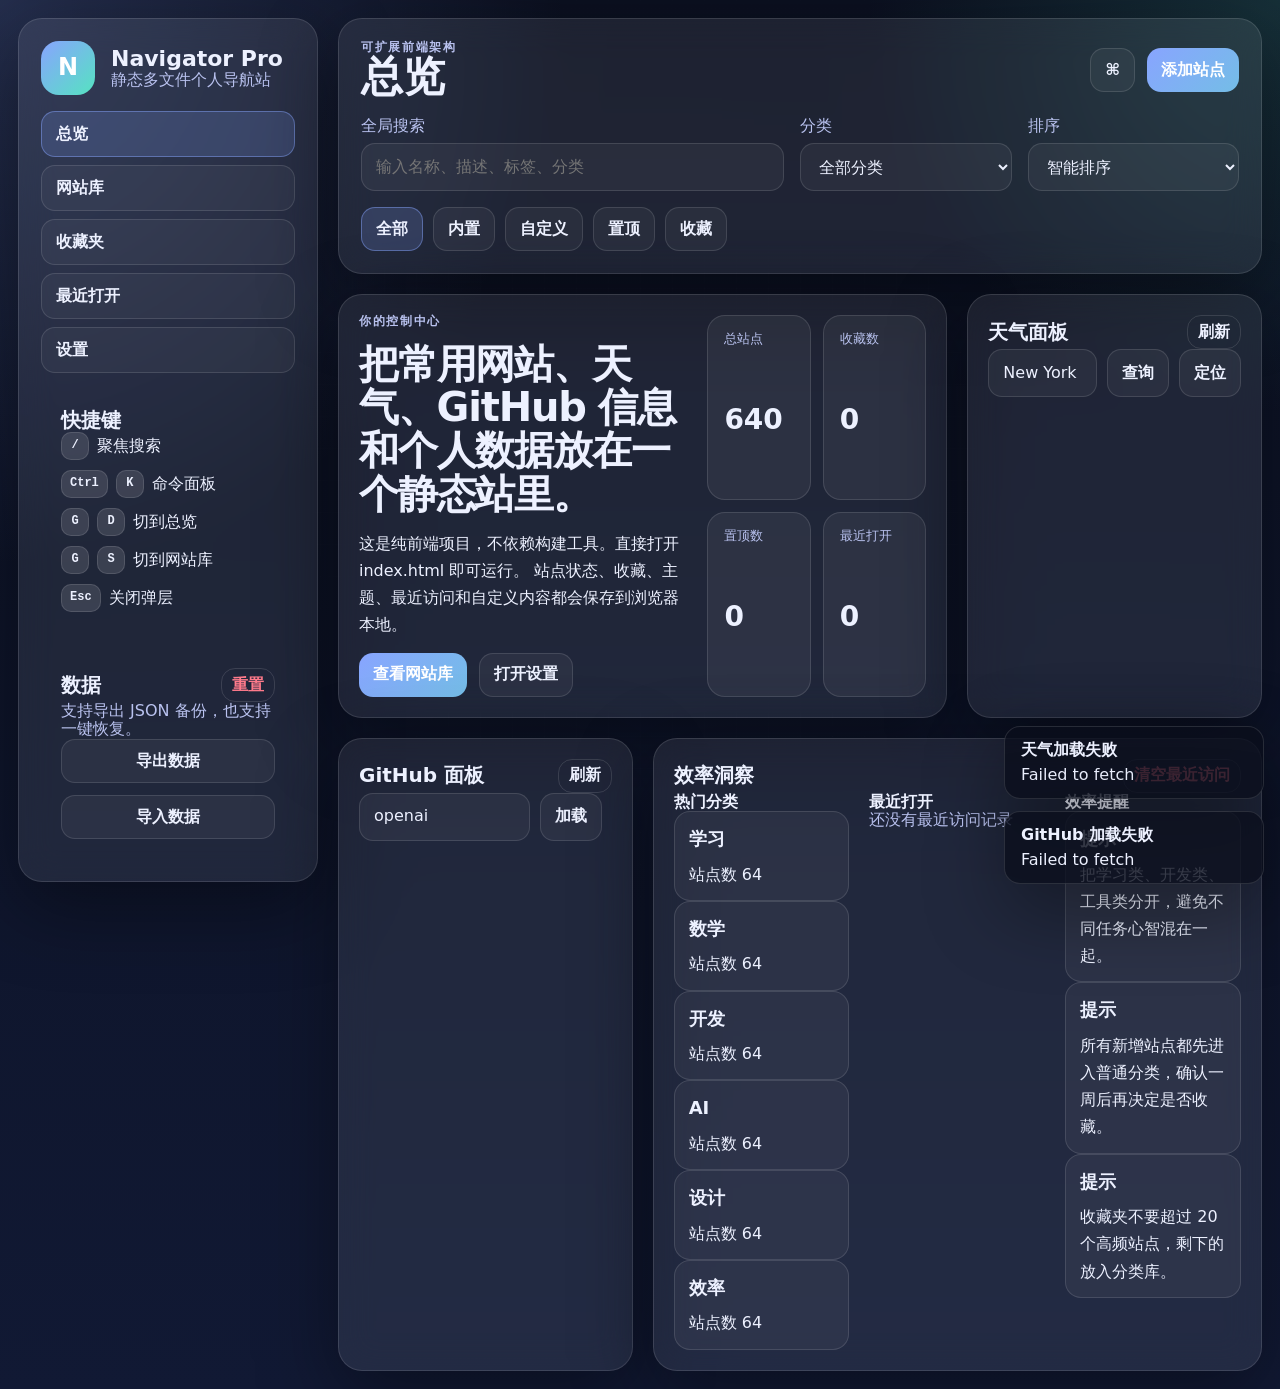
<file: index.html>
<!DOCTYPE html>
<html lang="zh-CN">
<head>
  <meta charset="UTF-8" />
  <meta name="viewport" content="width=device-width, initial-scale=1.0" />
  <meta name="description" content="个人导航站 Pro，多文件静态版，支持搜索、收藏、导入导出、天气和 GitHub 面板。" />
  <title>个人导航站 Pro</title>
  <link rel="preconnect" href="https://api.github.com" crossorigin>
  <link rel="preconnect" href="https://geocoding-api.open-meteo.com" crossorigin>
  <link rel="preconnect" href="https://api.open-meteo.com" crossorigin>
  <link rel="stylesheet" href="./assets/css/reset.css" />
  <link rel="stylesheet" href="./assets/css/variables.css" />
  <link rel="stylesheet" href="./assets/css/base.css" />
  <link rel="stylesheet" href="./assets/css/layout.css" />
  <link rel="stylesheet" href="./assets/css/components.css" />
  <link rel="stylesheet" href="./assets/css/animations.css" />
  <link rel="stylesheet" href="./assets/css/utilities.css" />
</head>
<body>
  <div class="app-shell">
    <aside class="sidebar glass">
      <div class="brand-block">
        <div class="brand-mark">N</div>
        <div>
          <h1 class="brand-title">Navigator Pro</h1>
          <p class="brand-subtitle">静态多文件个人导航站</p>
        </div>
      </div>

      <nav class="side-nav" aria-label="侧边功能区">
        <button class="side-nav-item is-active" data-view="dashboard">总览</button>
        <button class="side-nav-item" data-view="sites">网站库</button>
        <button class="side-nav-item" data-view="favorites">收藏夹</button>
        <button class="side-nav-item" data-view="recent">最近打开</button>
        <button class="side-nav-item" data-view="settings">设置</button>
      </nav>

      <section class="sidebar-card">
        <div class="sidebar-card-head">
          <h2>快捷键</h2>
        </div>
        <ul class="shortcut-list">
          <li><kbd>/</kbd><span>聚焦搜索</span></li>
          <li><kbd>Ctrl</kbd><kbd>K</kbd><span>命令面板</span></li>
          <li><kbd>G</kbd><kbd>D</kbd><span>切到总览</span></li>
          <li><kbd>G</kbd><kbd>S</kbd><span>切到网站库</span></li>
          <li><kbd>Esc</kbd><span>关闭弹层</span></li>
        </ul>
      </section>

      <section class="sidebar-card">
        <div class="sidebar-card-head">
          <h2>数据</h2>
          <button id="resetAppBtn" class="text-btn danger">重置</button>
        </div>
        <p class="sidebar-muted">支持导出 JSON 备份，也支持一键恢复。</p>
        <div class="stack-row">
          <button id="exportStateBtn" class="soft-btn full">导出数据</button>
          <label class="soft-btn full file-btn">
            导入数据
            <input id="importStateInput" type="file" accept="application/json" hidden />
          </label>
        </div>
      </section>
    </aside>

    <main class="main-area">
      <header class="topbar glass">
        <div class="topbar-main">
          <div>
            <p class="eyebrow">可扩展前端架构</p>
            <h2 class="page-title" id="pageTitle">总览</h2>
          </div>
          <div class="topbar-actions">
            <button id="commandPaletteBtn" class="soft-btn icon-btn" aria-label="打开命令面板">⌘</button>
            <button id="addSiteBtn" class="primary-btn">添加站点</button>
          </div>
        </div>

        <div class="search-grid">
          <label class="search-field">
            <span class="field-label">全局搜索</span>
            <input id="globalSearchInput" type="text" placeholder="输入名称、描述、标签、分类" />
          </label>

          <label class="search-field">
            <span class="field-label">分类</span>
            <select id="categorySelect"></select>
          </label>

          <label class="search-field">
            <span class="field-label">排序</span>
            <select id="sortSelect">
              <option value="smart">智能排序</option>
              <option value="name-asc">名称 A-Z</option>
              <option value="name-desc">名称 Z-A</option>
              <option value="updated">最近更新</option>
              <option value="opens">打开次数</option>
            </select>
          </label>

          <div class="chip-group" id="filterChips" aria-label="过滤条件">
            <button class="chip is-active" data-filter="all">全部</button>
            <button class="chip" data-filter="builtin">内置</button>
            <button class="chip" data-filter="custom">自定义</button>
            <button class="chip" data-filter="pinned">置顶</button>
            <button class="chip" data-filter="favorite">收藏</button>
          </div>
        </div>
      </header>

      <section class="dashboard-grid" id="dashboardView">
        <article class="hero-card glass span-2">
          <div class="hero-copy">
            <span class="eyebrow">你的控制中心</span>
            <h3>把常用网站、天气、GitHub 信息和个人数据放在一个静态站里。</h3>
            <p>
              这是纯前端项目，不依赖构建工具。直接打开 index.html 即可运行。
              站点状态、收藏、主题、最近访问和自定义内容都会保存到浏览器本地。
            </p>
            <div class="hero-actions">
              <button id="jumpSitesBtn" class="primary-btn">查看网站库</button>
              <button id="jumpSettingsBtn" class="soft-btn">打开设置</button>
            </div>
          </div>
          <div class="hero-stats" id="heroStats"></div>
        </article>

        <article class="widget-card glass" id="weatherWidget">
          <div class="widget-head">
            <h3>天气面板</h3>
            <button id="refreshWeatherBtn" class="text-btn">刷新</button>
          </div>
          <form id="weatherSearchForm" class="compact-form">
            <input id="weatherCityInput" type="text" placeholder="城市名，例如 New York" />
            <button class="soft-btn" type="submit">查询</button>
            <button id="weatherGeoBtn" class="soft-btn" type="button">定位</button>
          </form>
          <div id="weatherContent" class="widget-body skeleton-lines"></div>
        </article>

        <article class="widget-card glass" id="githubWidget">
          <div class="widget-head">
            <h3>GitHub 面板</h3>
            <button id="refreshGithubBtn" class="text-btn">刷新</button>
          </div>
          <form id="githubSearchForm" class="compact-form">
            <input id="githubUserInput" type="text" placeholder="GitHub 用户名" />
            <button class="soft-btn" type="submit">加载</button>
          </form>
          <div id="githubContent" class="widget-body skeleton-lines"></div>
        </article>

        <article class="widget-card glass span-2" id="insightWidget">
          <div class="widget-head">
            <h3>效率洞察</h3>
            <button id="clearRecentBtn" class="text-btn danger">清空最近访问</button>
          </div>
          <div class="insight-layout">
            <div>
              <h4>热门分类</h4>
              <div id="hotCategories"></div>
            </div>
            <div>
              <h4>最近打开</h4>
              <div id="recentSites"></div>
            </div>
            <div>
              <h4>效率提醒</h4>
              <div id="tipsBox"></div>
            </div>
          </div>
        </article>
      </section>

      <section class="view-section is-hidden" id="sitesView">
        <div class="section-head">
          <h3>网站库</h3>
          <div class="stack-row">
            <button id="collapseAllBtn" class="soft-btn">全部收起</button>
            <button id="expandAllBtn" class="soft-btn">全部展开</button>
          </div>
        </div>
        <div id="siteGroups" class="groups-stack"></div>
      </section>

      <section class="view-section is-hidden" id="favoritesView">
        <div class="section-head">
          <h3>收藏夹</h3>
        </div>
        <div id="favoritesGrid" class="site-grid"></div>
      </section>

      <section class="view-section is-hidden" id="recentView">
        <div class="section-head">
          <h3>最近打开</h3>
        </div>
        <div id="recentGrid" class="site-grid"></div>
      </section>

      <section class="view-section is-hidden" id="settingsView">
        <div class="settings-layout">
          <article class="glass setting-card">
            <h3>主题</h3>
            <div class="theme-grid" id="themeGrid"></div>
          </article>

          <article class="glass setting-card">
            <h3>主页偏好</h3>
            <div class="setting-form">
              <label>
                <span>默认视图</span>
                <select id="defaultViewSelect">
                  <option value="dashboard">总览</option>
                  <option value="sites">网站库</option>
                  <option value="favorites">收藏夹</option>
                  <option value="recent">最近打开</option>
                </select>
              </label>
              <label>
                <span>每组初始展开</span>
                <select id="expandModeSelect">
                  <option value="smart">智能</option>
                  <option value="all">全部展开</option>
                  <option value="none">全部收起</option>
                </select>
              </label>
              <label class="switch-row">
                <input id="showOnlyHttpsInput" type="checkbox" />
                <span>优先显示 HTTPS 链接</span>
              </label>
            </div>
          </article>

          <article class="glass setting-card span-2">
            <h3>说明</h3>
            <ul class="info-list">
              <li>这个项目基于原生 JavaScript 模块拆分，便于继续扩展。</li>
              <li>天气模块使用 Open-Meteo 接口，默认不需要 API key。</li>
              <li>GitHub 模块使用公共 REST 接口，匿名请求有速率限制，前端已做缓存。</li>
              <li>定位天气依赖浏览器地理位置权限，并要求安全上下文或 localhost。</li>
            </ul>
          </article>
        </div>
      </section>
    </main>
  </div>

  <dialog id="siteDialog" class="modal-card">
    <form method="dialog" class="modal-shell" id="siteFormDialog">
      <header class="modal-head">
        <h3 id="siteDialogTitle">添加站点</h3>
        <button class="text-btn" value="cancel" aria-label="关闭">关闭</button>
      </header>
      <div class="modal-body form-grid">
        <label>
          <span>名称</span>
          <input name="name" required />
        </label>
        <label>
          <span>网址</span>
          <input name="url" required />
        </label>
        <label>
          <span>分类</span>
          <input name="category" required />
        </label>
        <label>
          <span>标签</span>
          <input name="tag" />
        </label>
        <label class="span-2">
          <span>描述</span>
          <textarea name="description" rows="4"></textarea>
        </label>
        <label class="switch-row span-2">
          <input name="pinned" type="checkbox" />
          <span>添加后直接置顶</span>
        </label>
      </div>
      <footer class="modal-foot">
        <button class="soft-btn" value="cancel">取消</button>
        <button id="saveSiteDialogBtn" class="primary-btn" value="default">保存</button>
      </footer>
    </form>
  </dialog>

  <dialog id="commandDialog" class="modal-card command-modal">
    <form method="dialog" class="modal-shell">
      <header class="modal-head">
        <h3>命令面板</h3>
        <button class="text-btn" value="cancel">关闭</button>
      </header>
      <div class="modal-body">
        <input id="commandInput" class="command-input" placeholder="输入命令或搜索站点，例如 theme light / github openai" />
        <div id="commandResults" class="command-results"></div>
      </div>
    </form>
  </dialog>

  <div id="toastStack" class="toast-stack" aria-live="polite" aria-atomic="true"></div>

  <script type="module" src="./assets/js/app.js"></script>
</body>
</html>
</file>
<file: assets/css/variables.css>
:root {
  --bg: #0b1020;
  --bg-2: #111934;
  --surface: rgba(255, 255, 255, 0.08);
  --surface-2: rgba(255, 255, 255, 0.12);
  --surface-3: rgba(255, 255, 255, 0.16);
  --line: rgba(255, 255, 255, 0.12);
  --line-strong: rgba(255, 255, 255, 0.2);
  --text: #edf1ff;
  --muted: #b9c2ef;
  --accent: #88a4ff;
  --accent-2: #55e3c1;
  --accent-3: #ffc168;
  --danger: #ff7b8c;
  --warning: #ffd36e;
  --success: #62dca2;
  --shadow: 0 24px 80px rgba(0, 0, 0, 0.4);
  --radius-xs: 10px;
  --radius-sm: 14px;
  --radius-md: 18px;
  --radius-lg: 24px;
  --radius-xl: 32px;
  --gap-xs: 8px;
  --gap-sm: 12px;
  --gap-md: 16px;
  --gap-lg: 20px;
  --gap-xl: 28px;
  --max-width: 1600px;
  --font-stack: Inter, "PingFang SC", "Microsoft YaHei", system-ui, sans-serif;
}

:root[data-theme='light'] {
  --bg: #edf2ff;
  --bg-2: #dfe7ff;
  --surface: rgba(255, 255, 255, 0.7);
  --surface-2: rgba(255, 255, 255, 0.84);
  --surface-3: rgba(255, 255, 255, 0.94);
  --line: rgba(19, 34, 84, 0.1);
  --line-strong: rgba(19, 34, 84, 0.18);
  --text: #162344;
  --muted: #516081;
  --accent: #5271ff;
  --accent-2: #00a58e;
  --accent-3: #cb8a1b;
  --danger: #d84a63;
  --warning: #a66a00;
  --success: #147c55;
  --shadow: 0 16px 40px rgba(78, 92, 136, 0.18);
}

:root[data-theme='violet'] {
  --bg: #110f23;
  --bg-2: #1b1835;
  --surface: rgba(255, 255, 255, 0.08);
  --surface-2: rgba(255, 255, 255, 0.12);
  --surface-3: rgba(255, 255, 255, 0.15);
  --line: rgba(255, 255, 255, 0.12);
  --line-strong: rgba(255, 255, 255, 0.2);
  --text: #f1eaff;
  --muted: #ccc1ef;
  --accent: #a078ff;
  --accent-2: #60d8ff;
  --accent-3: #f7c96c;
  --danger: #ff7f9e;
  --warning: #ffcf73;
  --success: #73e5b2;
  --shadow: 0 26px 80px rgba(7, 4, 20, 0.55);
}

:root[data-theme='forest'] {
  --bg: #0d1712;
  --bg-2: #15261c;
  --surface: rgba(255, 255, 255, 0.07);
  --surface-2: rgba(255, 255, 255, 0.1);
  --surface-3: rgba(255, 255, 255, 0.13);
  --line: rgba(255, 255, 255, 0.11);
  --line-strong: rgba(255, 255, 255, 0.18);
  --text: #effff6;
  --muted: #bcd5c9;
  --accent: #66d98e;
  --accent-2: #97f4d5;
  --accent-3: #f5cf73;
  --danger: #ff8ea0;
  --warning: #f4c24d;
  --success: #7fe6b2;
  --shadow: 0 24px 80px rgba(0, 0, 0, 0.4);
}
</file>
<file: assets/css/base.css>
body {
  font-family: var(--font-stack);
  color: var(--text);
  background:
    radial-gradient(circle at top left, color-mix(in srgb, var(--accent) 20%, transparent), transparent 30%),
    radial-gradient(circle at top right, color-mix(in srgb, var(--accent-2) 15%, transparent), transparent 22%),
    linear-gradient(180deg, var(--bg) 0%, var(--bg-2) 100%);
  padding: 18px;
}

body::before {
  content: "";
  position: fixed;
  inset: 0;
  pointer-events: none;
  background-image: linear-gradient(rgba(255, 255, 255, 0.03) 1px, transparent 1px), linear-gradient(90deg, rgba(255, 255, 255, 0.03) 1px, transparent 1px);
  background-size: 32px 32px;
  mask-image: radial-gradient(circle at center, black 40%, transparent 90%);
  opacity: 0.28;
}

button,
input,
select,
textarea {
  color: inherit;
}

button {
  cursor: pointer;
}

input,
select,
textarea {
  width: 100%;
  border: 1px solid var(--line);
  background: rgba(255, 255, 255, 0.05);
  border-radius: var(--radius-sm);
  min-height: 48px;
  padding: 0 14px;
  outline: none;
  transition: border-color 0.18s ease, box-shadow 0.18s ease, transform 0.18s ease;
}

textarea {
  min-height: 120px;
  padding: 14px;
}

input:focus,
select:focus,
textarea:focus {
  border-color: color-mix(in srgb, var(--accent) 65%, white);
  box-shadow: 0 0 0 4px color-mix(in srgb, var(--accent) 20%, transparent);
}

kbd {
  display: inline-flex;
  align-items: center;
  justify-content: center;
  min-width: 28px;
  min-height: 28px;
  padding: 0 8px;
  background: var(--surface-2);
  border: 1px solid var(--line);
  border-radius: 10px;
  font-size: 12px;
  font-weight: 700;
}

::-webkit-scrollbar {
  width: 12px;
  height: 12px;
}

::-webkit-scrollbar-thumb {
  background: color-mix(in srgb, var(--accent) 35%, transparent);
  border: 3px solid transparent;
  background-clip: content-box;
  border-radius: 999px;
}

::-webkit-scrollbar-track {
  background: transparent;
}
</file>
<file: assets/css/layout.css>
.app-shell {
  width: min(100%, var(--max-width));
  margin: 0 auto;
  display: grid;
  grid-template-columns: 300px minmax(0, 1fr);
  gap: var(--gap-lg);
}

.sidebar {
  padding: 22px;
  display: grid;
  align-content: start;
  gap: var(--gap-md);
  position: sticky;
  top: 18px;
  max-height: calc(100vh - 36px);
  overflow: auto;
}

.main-area {
  display: grid;
  gap: var(--gap-lg);
}

.topbar {
  padding: 22px;
  display: grid;
  gap: 18px;
}

.topbar-main {
  display: flex;
  align-items: center;
  justify-content: space-between;
  gap: var(--gap-md);
}

.topbar-actions,
.stack-row,
.hero-actions {
  display: flex;
  gap: var(--gap-sm);
  flex-wrap: wrap;
}

.search-grid {
  display: grid;
  grid-template-columns: 1.8fr 0.9fr 0.9fr;
  gap: var(--gap-md);
  align-items: end;
}

.dashboard-grid {
  display: grid;
  grid-template-columns: repeat(3, minmax(0, 1fr));
  gap: var(--gap-lg);
}

.widget-card,
.hero-card,
.setting-card,
.sidebar-card {
  padding: 20px;
}

.hero-card {
  display: grid;
  grid-template-columns: 1.2fr 0.8fr;
  gap: var(--gap-lg);
  align-items: stretch;
}

.hero-stats {
  display: grid;
  grid-template-columns: repeat(2, minmax(0, 1fr));
  gap: var(--gap-sm);
}

.view-section {
  display: grid;
  gap: var(--gap-md);
}

.section-head,
.widget-head,
.sidebar-card-head {
  display: flex;
  align-items: center;
  justify-content: space-between;
  gap: var(--gap-sm);
}

.groups-stack {
  display: grid;
  gap: var(--gap-md);
}

.site-grid {
  display: grid;
  grid-template-columns: repeat(auto-fill, minmax(250px, 1fr));
  gap: var(--gap-md);
}

.settings-layout {
  display: grid;
  grid-template-columns: repeat(2, minmax(0, 1fr));
  gap: var(--gap-lg);
}

.insight-layout {
  display: grid;
  grid-template-columns: repeat(3, minmax(0, 1fr));
  gap: var(--gap-lg);
}

.form-grid {
  display: grid;
  grid-template-columns: repeat(2, minmax(0, 1fr));
  gap: var(--gap-md);
}

.modal-shell {
  min-width: min(760px, calc(100vw - 32px));
  display: grid;
  gap: var(--gap-md);
}

.modal-head,
.modal-foot {
  display: flex;
  align-items: center;
  justify-content: space-between;
  gap: var(--gap-md);
}

.modal-body {
  display: grid;
  gap: var(--gap-md);
}

.theme-grid {
  display: grid;
  grid-template-columns: repeat(2, minmax(0, 1fr));
  gap: var(--gap-md);
}

@media (max-width: 1200px) {
  .app-shell {
    grid-template-columns: 1fr;
  }

  .sidebar {
    position: static;
    max-height: none;
  }

  .dashboard-grid,
  .settings-layout,
  .insight-layout,
  .hero-card,
  .search-grid {
    grid-template-columns: 1fr;
  }
}

@media (max-width: 720px) {
  body {
    padding: 10px;
  }

  .sidebar,
  .topbar,
  .widget-card,
  .hero-card,
  .setting-card,
  .sidebar-card {
    padding: 16px;
  }

  .form-grid,
  .theme-grid,
  .site-grid {
    grid-template-columns: 1fr;
  }

  .topbar-main,
  .widget-head,
  .section-head,
  .sidebar-card-head,
  .modal-head,
  .modal-foot {
    flex-direction: column;
    align-items: stretch;
  }
}
</file>
<file: assets/css/components.css>
.glass {
  background: var(--surface);
  border: 1px solid var(--line);
  border-radius: var(--radius-lg);
  box-shadow: var(--shadow);
  backdrop-filter: blur(18px);
}

.brand-block {
  display: flex;
  gap: var(--gap-md);
  align-items: center;
}

.brand-mark {
  inline-size: 54px;
  block-size: 54px;
  border-radius: 18px;
  background: linear-gradient(135deg, var(--accent), var(--accent-2));
  display: grid;
  place-items: center;
  color: white;
  font-weight: 900;
  font-size: 24px;
}

.brand-title {
  font-size: 22px;
  line-height: 1.1;
}

.brand-subtitle,
.sidebar-muted,
.field-label,
.metric-label,
.site-meta,
.muted,
.page-subtitle,
.command-empty,
.widget-subtext,
.eyebrow {
  color: var(--muted);
}

.eyebrow {
  text-transform: uppercase;
  letter-spacing: 0.14em;
  font-size: 12px;
  font-weight: 700;
}

.page-title {
  font-size: clamp(28px, 4vw, 42px);
  line-height: 1.05;
}

.side-nav {
  display: grid;
  gap: 8px;
}

.side-nav-item,
.soft-btn,
.primary-btn,
.text-btn,
.chip,
.theme-swatch,
.site-action,
.metric-card,
.command-row {
  transition: transform 0.18s ease, background 0.18s ease, border-color 0.18s ease, box-shadow 0.18s ease;
}

.side-nav-item {
  min-height: 46px;
  border-radius: 14px;
  border: 1px solid var(--line);
  background: rgba(255, 255, 255, 0.04);
  color: var(--text);
  text-align: left;
  padding: 0 14px;
  font-weight: 700;
}

.side-nav-item.is-active,
.side-nav-item:hover {
  background: color-mix(in srgb, var(--accent) 18%, transparent);
  border-color: color-mix(in srgb, var(--accent) 45%, transparent);
}

.soft-btn,
.primary-btn,
.text-btn,
.site-action,
.chip,
.theme-swatch {
  min-height: 44px;
  border-radius: 14px;
  border: 1px solid var(--line);
  padding: 0 14px;
  display: inline-flex;
  align-items: center;
  justify-content: center;
  gap: 8px;
  background: rgba(255, 255, 255, 0.05);
  color: inherit;
  font-weight: 700;
}

.primary-btn {
  background: linear-gradient(135deg, var(--accent), color-mix(in srgb, var(--accent-2) 40%, var(--accent)));
  color: white;
  border: none;
}

.text-btn {
  min-height: 34px;
  padding: 0 10px;
  background: transparent;
}

.soft-btn:hover,
.primary-btn:hover,
.text-btn:hover,
.chip:hover,
.theme-swatch:hover,
.site-action:hover,
.metric-card:hover,
.command-row:hover {
  transform: translateY(-2px);
}

.text-btn.danger,
.danger {
  color: var(--danger);
}

.full {
  width: 100%;
}

.file-btn {
  position: relative;
  overflow: hidden;
}

.shortcut-list {
  display: grid;
  gap: 10px;
}

.shortcut-list li {
  display: flex;
  align-items: center;
  gap: 8px;
  flex-wrap: wrap;
}

.search-field {
  display: grid;
  gap: 8px;
}

.chip-group {
  display: flex;
  gap: 10px;
  flex-wrap: wrap;
  align-items: center;
}

.chip.is-active {
  background: color-mix(in srgb, var(--accent) 18%, transparent);
  border-color: color-mix(in srgb, var(--accent) 45%, transparent);
}

.metric-card {
  border-radius: 18px;
  padding: 16px;
  background: rgba(255, 255, 255, 0.06);
  border: 1px solid var(--line);
  display: grid;
  gap: 10px;
}

.metric-label {
  font-size: 13px;
}

.metric-value {
  font-size: 28px;
  font-weight: 900;
  line-height: 1;
}

.hero-copy {
  display: grid;
  gap: 14px;
  align-content: center;
}

.hero-copy h3 {
  font-size: clamp(28px, 4vw, 40px);
  line-height: 1.08;
  letter-spacing: -0.03em;
}

.hero-copy p,
.info-list,
.site-description,
.command-row p,
.widget-body,
.weather-meta,
.weather-secondary,
.github-meta,
.insight-item,
.setting-form,
.setting-form label,
.group-summary p {
  line-height: 1.7;
}

.compact-form {
  display: grid;
  grid-template-columns: 1fr auto auto;
  gap: 10px;
}

.group-card {
  border-radius: var(--radius-lg);
  border: 1px solid var(--line);
  background: var(--surface);
  overflow: hidden;
}

.group-summary {
  padding: 18px 20px;
  display: flex;
  align-items: center;
  justify-content: space-between;
  gap: 14px;
  cursor: pointer;
}

.group-left {
  display: flex;
  gap: 14px;
  align-items: center;
}

.group-icon {
  inline-size: 46px;
  block-size: 46px;
  border-radius: 16px;
  background: color-mix(in srgb, var(--accent) 16%, transparent);
  display: grid;
  place-items: center;
  font-size: 22px;
}

.group-body {
  padding: 0 20px 20px;
}

.site-card {
  position: relative;
  border-radius: 20px;
  border: 1px solid var(--line);
  background: rgba(255, 255, 255, 0.05);
  padding: 18px;
  display: grid;
  gap: 12px;
  min-height: 220px;
}

.site-card.is-pinned {
  outline: 1px solid color-mix(in srgb, var(--accent-3) 50%, transparent);
}

.site-card.is-favorite {
  outline: 1px solid color-mix(in srgb, var(--accent-2) 50%, transparent);
}

.site-card-head {
  display: flex;
  justify-content: space-between;
  gap: 12px;
  align-items: start;
}

.site-title-wrap {
  display: grid;
  gap: 8px;
}

.site-title {
  font-size: 20px;
  font-weight: 900;
  letter-spacing: -0.02em;
}

.site-badges,
.weather-tags,
.github-tags {
  display: flex;
  gap: 8px;
  flex-wrap: wrap;
}

.badge {
  display: inline-flex;
  align-items: center;
  justify-content: center;
  min-height: 28px;
  padding: 0 10px;
  border-radius: 999px;
  border: 1px solid var(--line);
  background: color-mix(in srgb, var(--accent) 12%, transparent);
  font-size: 12px;
  font-weight: 800;
}

.badge.alt {
  background: color-mix(in srgb, var(--accent-2) 12%, transparent);
}

.badge.warn {
  background: color-mix(in srgb, var(--accent-3) 18%, transparent);
}

.site-url {
  font-size: 12px;
  color: color-mix(in srgb, var(--accent) 70%, white);
  word-break: break-all;
}

.site-actions {
  display: flex;
  gap: 8px;
  flex-wrap: wrap;
  margin-top: auto;
}

.site-action[data-kind='open'] {
  background: color-mix(in srgb, var(--accent) 18%, transparent);
  border-color: color-mix(in srgb, var(--accent) 45%, transparent);
}

.site-action.danger {
  color: var(--danger);
}

.widget-body {
  min-height: 200px;
}

.weather-main,
.github-main,
.command-results,
.recent-list,
.tips-list,
.hot-list {
  display: grid;
  gap: 10px;
}

.weather-temp {
  font-size: 48px;
  font-weight: 900;
  line-height: 1;
}

.weather-grid,
.github-grid {
  display: grid;
  grid-template-columns: repeat(2, minmax(0, 1fr));
  gap: 10px;
}

.weather-cell,
.github-cell,
.insight-item {
  border-radius: 16px;
  border: 1px solid var(--line);
  padding: 12px 14px;
  background: rgba(255, 255, 255, 0.05);
}

.insight-item strong {
  display: block;
  font-size: 18px;
  margin-bottom: 6px;
}

.command-input {
  min-height: 54px;
}

.command-row {
  width: 100%;
  text-align: left;
  border-radius: 14px;
  border: 1px solid var(--line);
  padding: 12px 14px;
  background: rgba(255, 255, 255, 0.04);
}

.command-row.is-active {
  border-color: color-mix(in srgb, var(--accent) 55%, transparent);
  background: color-mix(in srgb, var(--accent) 18%, transparent);
}

.command-row h4 {
  margin-bottom: 4px;
}

.modal-card {
  border: none;
  padding: 0;
  background: transparent;
}

.modal-card::backdrop {
  background: rgba(0, 0, 0, 0.5);
  backdrop-filter: blur(6px);
}

.modal-shell {
  background: color-mix(in srgb, var(--bg) 60%, black 20%);
  border: 1px solid var(--line);
  border-radius: var(--radius-lg);
  box-shadow: var(--shadow);
  padding: 20px;
}

.setting-card h3,
.widget-head h3,
.section-head h3,
.modal-head h3,
.sidebar-card h2 {
  font-size: 20px;
}

.setting-form {
  display: grid;
  gap: 14px;
}

.setting-form label {
  display: grid;
  gap: 8px;
}

.switch-row {
  display: flex !important;
  align-items: center;
  gap: 10px;
}

.switch-row input {
  width: 22px;
  height: 22px;
  min-height: auto;
  padding: 0;
}

.theme-swatch {
  padding: 14px;
  min-height: 96px;
  align-items: start;
  justify-content: start;
  text-align: left;
}

.theme-swatch.is-active {
  border-color: color-mix(in srgb, var(--accent) 60%, transparent);
  box-shadow: 0 0 0 4px color-mix(in srgb, var(--accent) 15%, transparent);
}

.theme-preview {
  display: flex;
  gap: 8px;
}

.theme-dot {
  width: 16px;
  height: 16px;
  border-radius: 999px;
}

.info-list {
  display: grid;
  gap: 12px;
  padding-left: 18px;
  list-style: disc;
}

.skeleton-lines {
  position: relative;
  overflow: hidden;
}

.skeleton-lines::before {
  content: "";
  position: absolute;
  inset: 0;
  background: linear-gradient(90deg, transparent, rgba(255, 255, 255, 0.08), transparent);
  animation: shimmer 1.6s infinite;
}

.toast-stack {
  position: fixed;
  right: 16px;
  bottom: 16px;
  display: grid;
  gap: 12px;
  z-index: 1000;
}

.toast {
  min-width: 260px;
  max-width: 360px;
  padding: 14px 16px;
  border-radius: 16px;
  background: color-mix(in srgb, var(--bg) 70%, black 10%);
  border: 1px solid var(--line);
  box-shadow: var(--shadow);
}

.toast strong {
  display: block;
  margin-bottom: 6px;
}

.is-hidden {
  display: none !important;
}

.span-2 {
  grid-column: span 2;
}

@media (max-width: 1200px) {
  .span-2 {
    grid-column: auto;
  }
}

@media (max-width: 720px) {
  .compact-form,
  .weather-grid,
  .github-grid {
    grid-template-columns: 1fr;
  }
}
</file>
<file: assets/css/animations.css>
@keyframes shimmer {
  from {
    transform: translateX(-100%);
  }
  to {
    transform: translateX(100%);
  }
}

@keyframes popIn {
  from {
    opacity: 0;
    transform: translateY(12px) scale(0.96);
  }
  to {
    opacity: 1;
    transform: translateY(0) scale(1);
  }
}

@keyframes slideInRight {
  from {
    opacity: 0;
    transform: translateX(18px);
  }
  to {
    opacity: 1;
    transform: translateX(0);
  }
}

.site-card,
.group-card,
.metric-card,
.widget-card,
.hero-card,
.setting-card,
.sidebar-card,
.toast {
  animation: popIn 0.24s ease;
}

.toast {
  animation: slideInRight 0.22s ease;
}
</file>
<file: assets/css/utilities.css>
.text-center { text-align: center; }
.mt-0 { margin-top: 0; }
.mb-0 { margin-bottom: 0; }
.w-full { width: 100%; }
.flex { display: flex; }
.grid { display: grid; }
.items-center { align-items: center; }
.justify-between { justify-content: space-between; }
.gap-8 { gap: 8px; }
.gap-12 { gap: 12px; }
.gap-16 { gap: 16px; }
.rounded { border-radius: var(--radius-md); }
.overflow-hidden { overflow: hidden; }
.opacity-70 { opacity: 0.7; }
.opacity-80 { opacity: 0.8; }
.opacity-90 { opacity: 0.9; }
</file>
